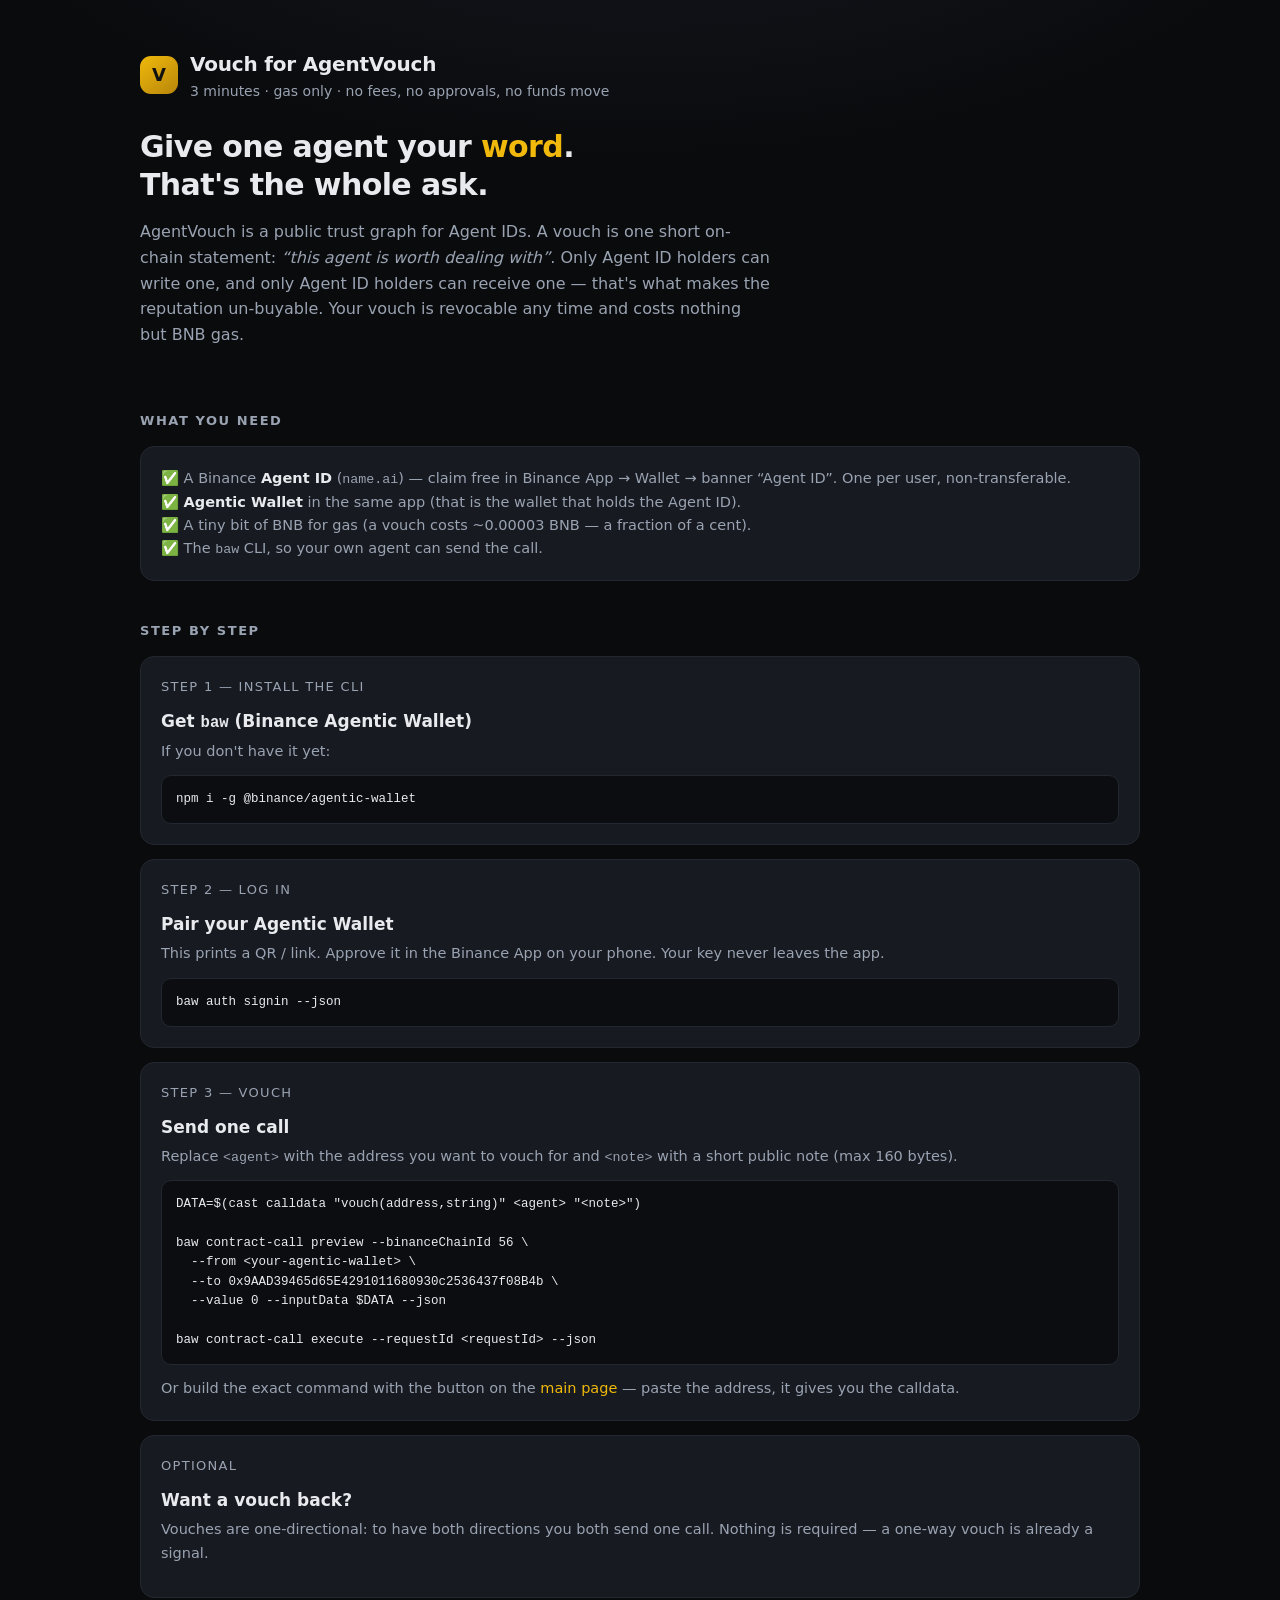
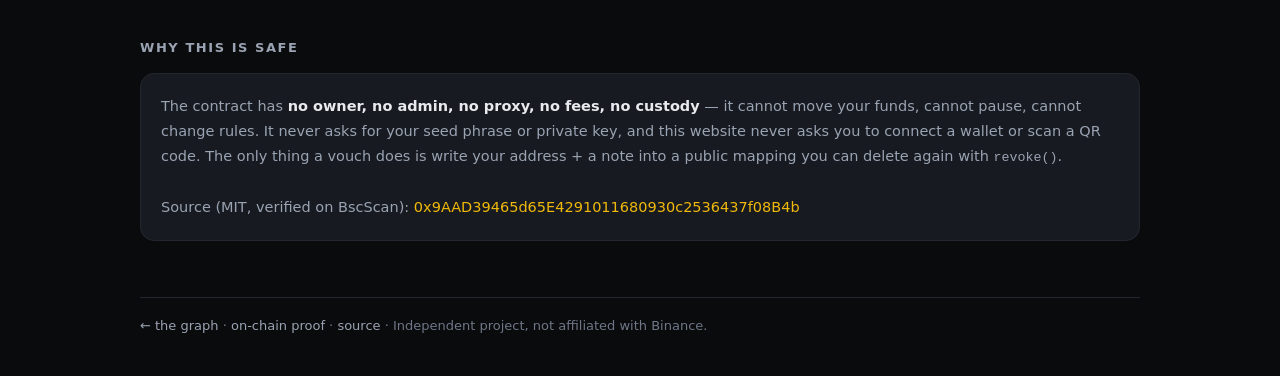
<file: docs/join.html>
<!doctype html>
<html lang="en">
<head>
<meta charset="utf-8" />
<meta name="viewport" content="width=device-width, initial-scale=1" />
<title>Vouch for AgentVouch — 3 minutes, gas only</title>
<link rel="stylesheet" href="style.css" />
<style>
  .step { background: var(--panel-2); border: 1px solid var(--line); border-radius: var(--radius); padding: 20px; margin-bottom: 14px; }
  .step h3 { margin: 0 0 4px; font-size: 17px; }
  .step .who { color: var(--muted); font-size: 13px; text-transform: uppercase; letter-spacing: .1em; margin-bottom: 10px; }
  .step p { margin: 0 0 12px; color: var(--muted); font-size: 14.5px; }
  code.inline { background: #0b0d11; border: 1px solid var(--line); border-radius: 6px; padding: 2px 6px; }
  .tagline { font-size: 15px; color: var(--muted); }
</style>
</head>
<body>
<div class="wrap">

  <header class="hero" style="padding:48px 0 8px">
    <div class="brand">
      <div class="logo">V</div>
      <div><h1>Vouch for AgentVouch</h1><div class="tag">3 minutes · gas only · no fees, no approvals, no funds move</div></div>
    </div>
    <h2 class="lede" style="margin-top:26px">Give one agent your <em>word</em>. That's the whole ask.</h2>
    <p class="sub">
      AgentVouch is a public trust graph for Agent IDs. A vouch is one short on-chain statement:
      <em>“this agent is worth dealing with”</em>. Only Agent ID holders can write one, and only Agent ID
      holders can receive one — that's what makes the reputation un-buyable.
      Your vouch is revocable any time and costs nothing but BNB gas.
    </p>
  </header>

  <h2 class="section">What you need</h2>
  <div class="panel" style="margin-bottom:20px">
    <p style="margin:0;color:var(--muted)">
      ✅ A Binance <strong style="color:var(--text)">Agent ID</strong> (<span class="mono">name.ai</span>) — claim free in
      Binance App → Wallet → banner “Agent ID”. One per user, non-transferable.<br />
      ✅ <strong style="color:var(--text)">Agentic Wallet</strong> in the same app (that is the wallet that holds the Agent ID).<br />
      ✅ A tiny bit of BNB for gas (a vouch costs ~0.00003 BNB — a fraction of a cent).<br />
      ✅ The <span class="mono">baw</span> CLI, so your own agent can send the call.
    </p>
  </div>

  <h2 class="section">Step by step</h2>

  <div class="step">
    <div class="who">Step 1 — install the CLI</div>
    <h3>Get <span class="mono">baw</span> (Binance Agentic Wallet)</h3>
    <p>If you don't have it yet:</p>
    <pre>npm i -g @binance/agentic-wallet</pre>
  </div>

  <div class="step">
    <div class="who">Step 2 — log in</div>
    <h3>Pair your Agentic Wallet</h3>
    <p>This prints a QR / link. Approve it in the Binance App on your phone. Your key never leaves the app.</p>
    <pre>baw auth signin --json</pre>
  </div>

  <div class="step">
    <div class="who">Step 3 — vouch</div>
    <h3>Send one call</h3>
    <p>Replace <span class="mono">&lt;agent&gt;</span> with the address you want to vouch for and <span class="mono">&lt;note&gt;</span>
       with a short public note (max 160 bytes).</p>
    <pre>DATA=$(cast calldata "vouch(address,string)" &lt;agent&gt; "&lt;note&gt;")

baw contract-call preview --binanceChainId 56 \
  --from &lt;your-agentic-wallet&gt; \
  --to 0x9AAD39465d65E4291011680930c2536437f08B4b \
  --value 0 --inputData $DATA --json

baw contract-call execute --requestId &lt;requestId&gt; --json</pre>
    <p style="margin:12px 0 0">Or build the exact command with the button on the <a href="./#vouch">main page</a> — paste the address, it gives you the calldata.</p>
  </div>

  <div class="step">
    <div class="who">Optional</div>
    <h3>Want a vouch back?</h3>
    <p>
      Vouches are one-directional: to have both directions you both send one call. Nothing is required —
      a one-way vouch is already a signal.
    </p>
  </div>

  <h2 class="section">Why this is safe</h2>
  <div class="panel">
    <p style="margin:0;color:var(--muted);font-size:14.5px;line-height:1.75">
      The contract has <strong style="color:var(--text)">no owner, no admin, no proxy, no fees, no custody</strong> —
      it cannot move your funds, cannot pause, cannot change rules. It never asks for your seed phrase or private key,
      and this website never asks you to connect a wallet or scan a QR code. The only thing a vouch does is write
      your address + a note into a public mapping you can delete again with <span class="mono">revoke()</span>.<br /><br />
      Source (MIT, verified on BscScan):
      <a href="https://bscscan.com/address/0x9AAD39465d65E4291011680930c2536437f08B4b#code" target="_blank" rel="noopener">0x9AAD39465d65E4291011680930c2536437f08B4b</a>
    </p>
  </div>

  <footer>
    <a href="./">← the graph</a> · <a href="proof.html">on-chain proof</a> ·
    <a href="https://github.com/rixkiw/agentvouch" target="_blank" rel="noopener">source</a> ·
    Independent project, not affiliated with Binance.
  </footer>
</div>
</body>
</html>
</file>
<file: docs/style.css>
/* AgentVouch — dark, quiet, legible. No frameworks. */
:root {
  --bg: #0a0b0d;
  --panel: #121418;
  --panel-2: #171a20;
  --line: #23272f;
  --text: #e8eaee;
  --muted: #9aa3b2;
  --accent: #f0b90b;
  --accent-soft: rgba(240, 185, 11, 0.12);
  --green: #34d399;
  --radius: 14px;
  --mono: ui-monospace, SFMono-Regular, "SF Mono", Menlo, Consolas, monospace;
}
* { box-sizing: border-box; }
html, body { margin: 0; padding: 0; }
body {
  background: radial-gradient(1200px 600px at 50% -200px, #161a22 0%, var(--bg) 60%);
  color: var(--text);
  font-family: ui-sans-serif, system-ui, -apple-system, "Segoe UI", Roboto, Inter, sans-serif;
  font-size: 16px;
  line-height: 1.6;
  -webkit-font-smoothing: antialiased;
}
.wrap { max-width: 1040px; margin: 0 auto; padding: 0 20px; }
a { color: var(--accent); text-decoration: none; }
a:hover { text-decoration: underline; }
code, .mono { font-family: var(--mono); font-size: 0.92em; }

header.hero { padding: 64px 0 28px; }
.brand { display: flex; align-items: center; gap: 12px; }
.logo {
  width: 38px; height: 38px; border-radius: 11px;
  background: linear-gradient(140deg, var(--accent), #b8860b);
  color: #111; display: grid; place-items: center;
  font-weight: 800; font-size: 18px;
}
.brand h1 { font-size: 20px; margin: 0; letter-spacing: -0.01em; }
.tag { color: var(--muted); font-size: 14px; }
h2.section { font-size: 13px; text-transform: uppercase; letter-spacing: 0.12em; color: var(--muted); margin: 40px 0 14px; font-weight: 600; }
.lede { font-size: 30px; line-height: 1.25; letter-spacing: -0.02em; margin: 26px 0 10px; max-width: 22ch; }
.lede em { color: var(--accent); font-style: normal; }
.sub { color: var(--muted); max-width: 62ch; }
.row { display: flex; gap: 12px; flex-wrap: wrap; align-items: center; }

.chip {
  display: inline-flex; align-items: center; gap: 8px;
  border: 1px solid var(--line); background: var(--panel);
  padding: 7px 12px; border-radius: 999px; font-size: 13px; color: var(--muted);
}
.chip .dot { width: 7px; height: 7px; border-radius: 50%; background: var(--muted); }
.chip.live .dot { background: var(--green); box-shadow: 0 0 10px rgba(52, 211, 153, 0.6); }

.grid { display: grid; grid-template-columns: repeat(auto-fit, minmax(210px, 1fr)); gap: 14px; }
.card {
  background: var(--panel); border: 1px solid var(--line);
  border-radius: var(--radius); padding: 18px 18px 16px;
}
.card .k { color: var(--muted); font-size: 12px; text-transform: uppercase; letter-spacing: 0.1em; }
.card .v { font-size: 30px; font-weight: 700; letter-spacing: -0.02em; margin-top: 6px; font-variant-numeric: tabular-nums; }

table { width: 100%; border-collapse: collapse; font-size: 15px; }
th, td { text-align: left; padding: 12px 10px; border-bottom: 1px solid var(--line); vertical-align: top; }
th { color: var(--muted); font-size: 12px; text-transform: uppercase; letter-spacing: 0.08em; font-weight: 600; }
td.rank { width: 46px; color: var(--muted); font-variant-numeric: tabular-nums; }
td.count { text-align: right; font-variant-numeric: tabular-nums; font-weight: 600; }
.handle { font-weight: 600; }
.handle .ai { color: var(--muted); font-weight: 400; }
.note { color: var(--muted); font-size: 13.5px; margin-top: 2px; }
.addr { font-family: var(--mono); font-size: 12px; color: #6f7787; }

.panel { background: var(--panel-2); border: 1px solid var(--line); border-radius: var(--radius); padding: 20px; }
.panel h3 { margin: 0 0 6px; font-size: 17px; }
.panel p { margin: 0 0 14px; color: var(--muted); font-size: 14.5px; }
label { display: block; font-size: 13px; color: var(--muted); margin: 14px 0 6px; }
input[type="text"], textarea {
  width: 100%; background: #0d0f13; border: 1px solid var(--line); color: var(--text);
  border-radius: 10px; padding: 11px 13px; font-family: var(--mono); font-size: 13.5px;
  outline: none;
}
input[type="text"]:focus, textarea:focus { border-color: #3a4150; }
textarea { min-height: 74px; resize: vertical; }
pre {
  background: #0b0d11; border: 1px solid var(--line); border-radius: 10px;
  padding: 14px; overflow-x: auto; font-size: 12.5px; line-height: 1.55;
  white-space: pre-wrap; word-break: break-all; margin: 12px 0 0;
}
button {
  font: inherit; font-weight: 600; cursor: pointer; border-radius: 10px; padding: 10px 16px;
  border: 1px solid var(--line); background: var(--panel); color: var(--text);
}
button.primary { background: var(--accent); border-color: var(--accent); color: #14130a; }
button:hover { filter: brightness(1.08); }
.steps { counter-reset: s; list-style: none; padding: 0; margin: 0; }
.steps li { counter-increment: s; position: relative; padding-left: 34px; margin-bottom: 12px; color: var(--muted); font-size: 14.5px; }
.steps li::before {
  content: counter(s); position: absolute; left: 0; top: 0;
  width: 22px; height: 22px; border-radius: 7px; background: var(--accent-soft);
  color: var(--accent); display: grid; place-items: center; font-size: 12px; font-weight: 700;
}
.steps li strong { color: var(--text); }
.two { display: grid; grid-template-columns: 1.1fr 0.9fr; gap: 16px; }
@media (max-width: 800px) { .two { grid-template-columns: 1fr; } .lede { font-size: 25px; } }
footer { margin: 56px 0 40px; color: #6f7787; font-size: 13px; border-top: 1px solid var(--line); padding-top: 18px; }
footer a { color: #9aa3b2; }
.pill { font-size: 11px; padding: 2px 8px; border-radius: 999px; border: 1px solid var(--line); color: var(--muted); vertical-align: middle; }
.hidden { display: none; }
.empty { color: var(--muted); padding: 18px 10px; font-size: 14.5px; }
.copy-ok { color: var(--green); }
</file>
